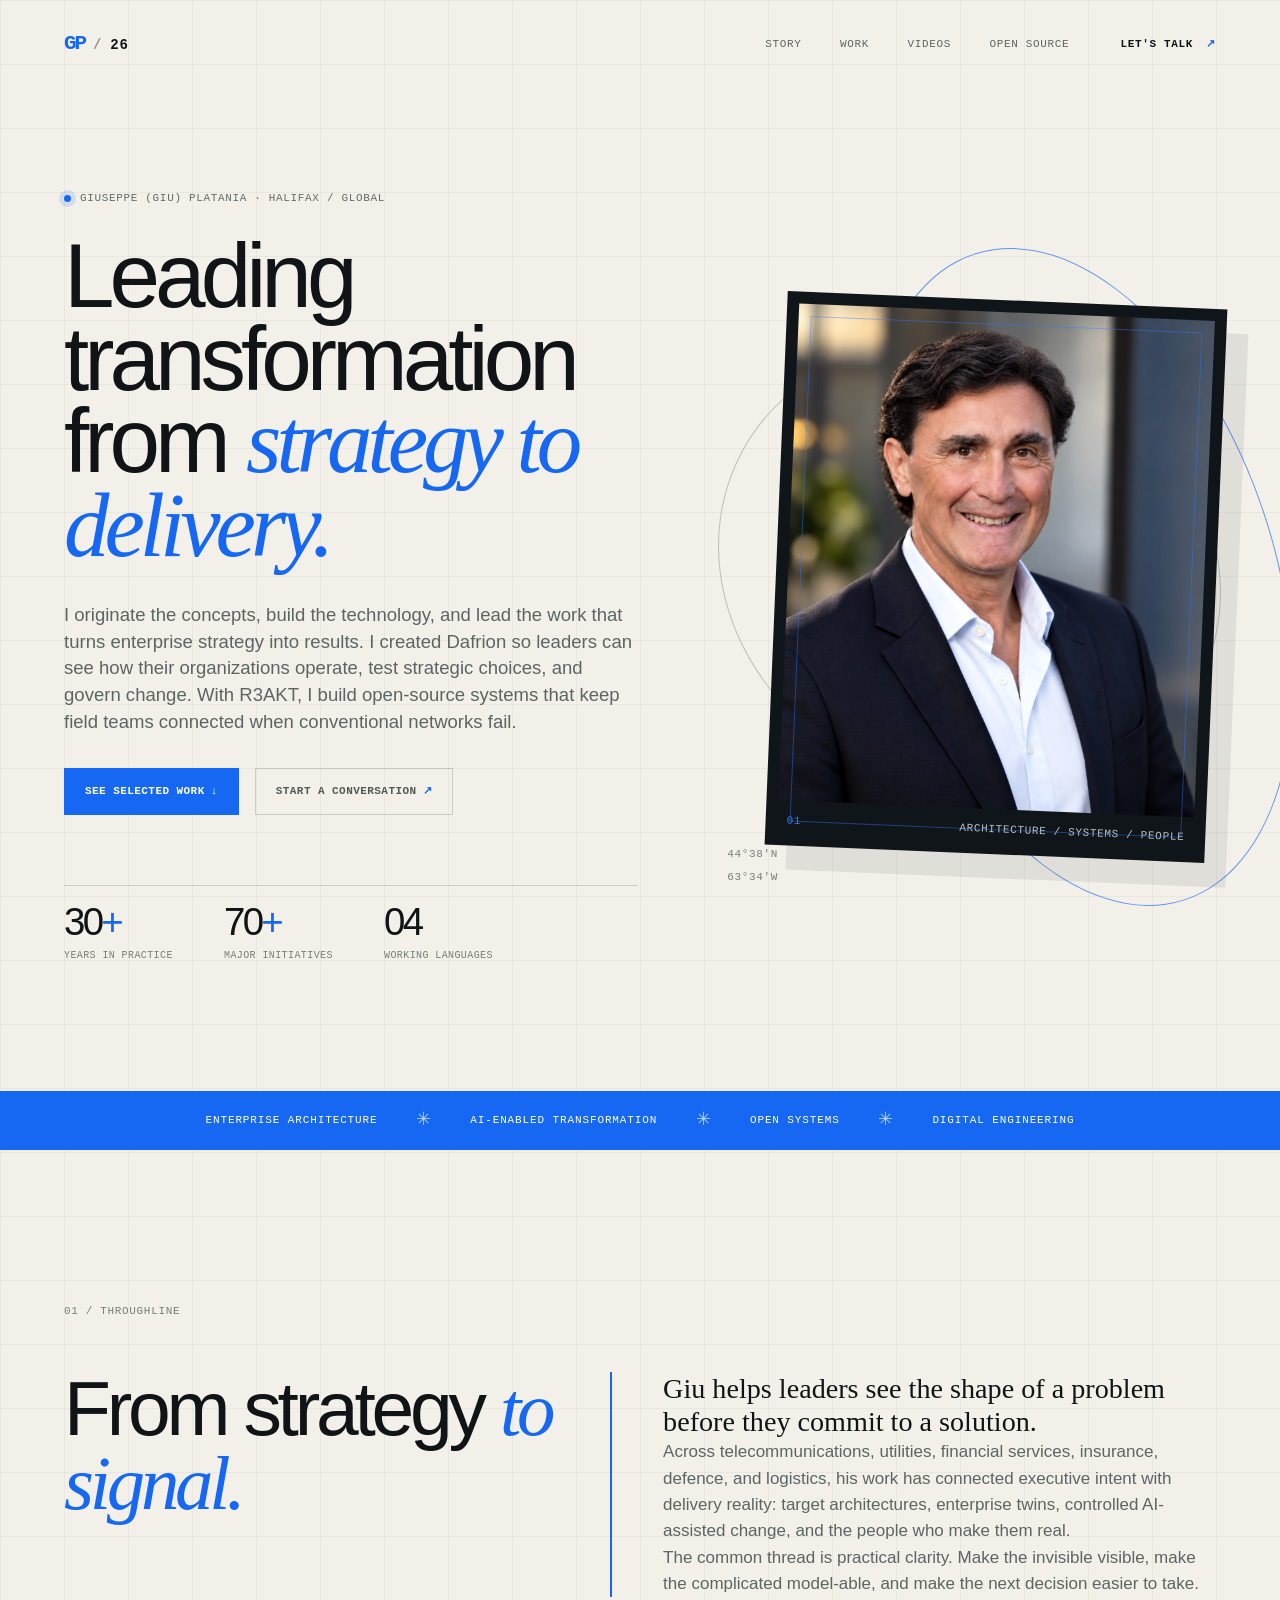
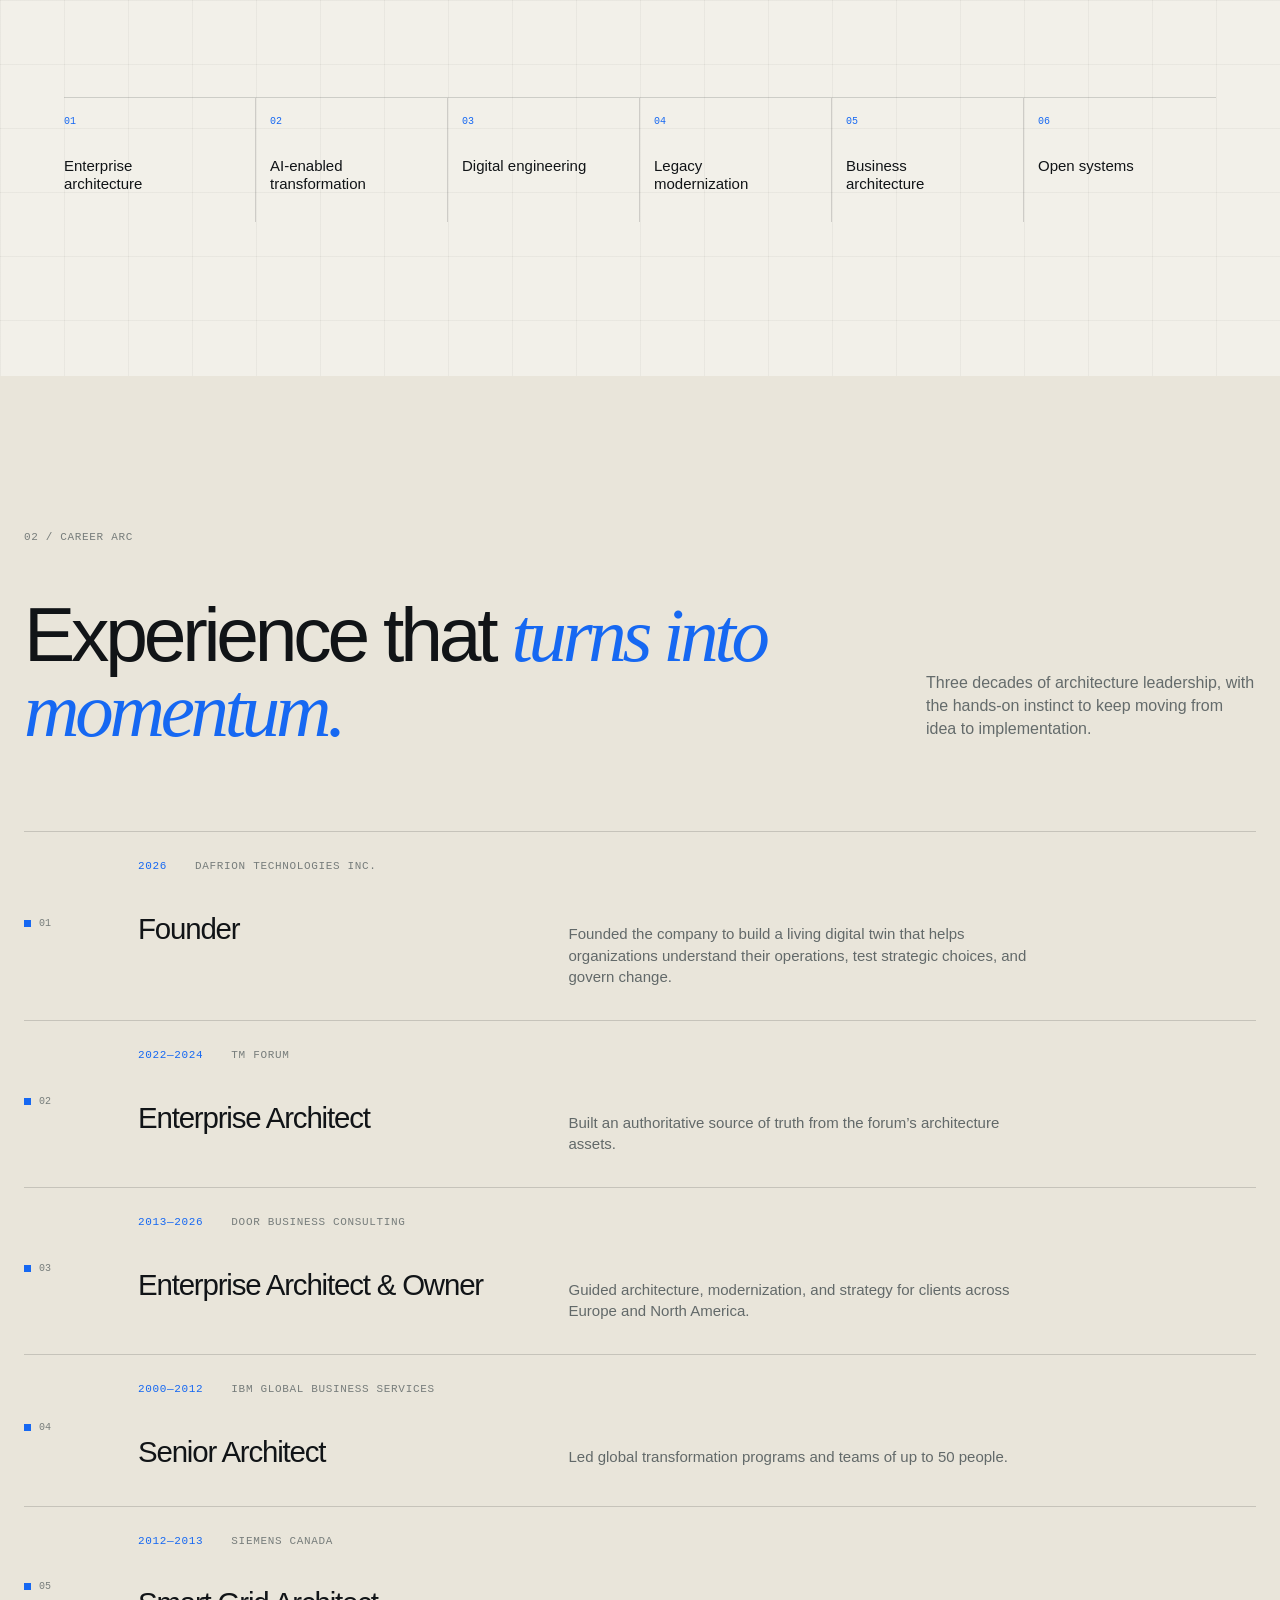
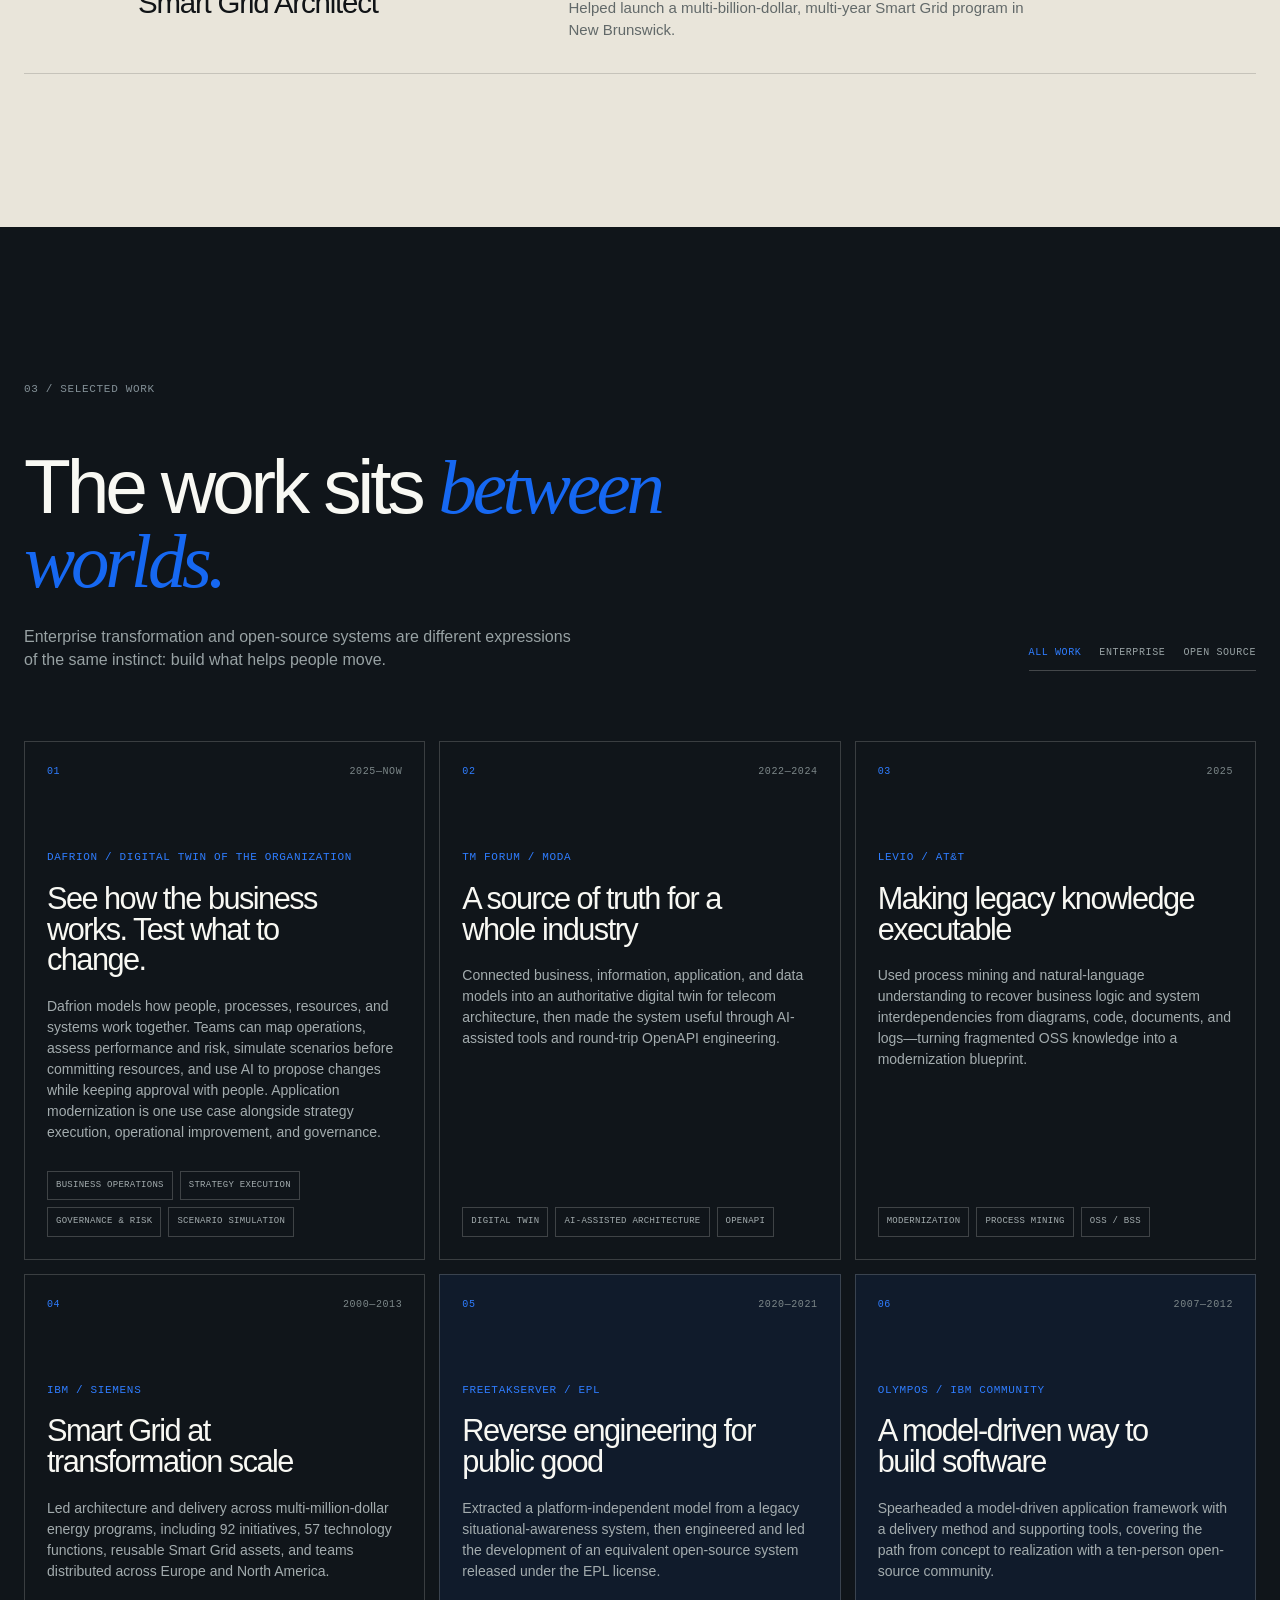
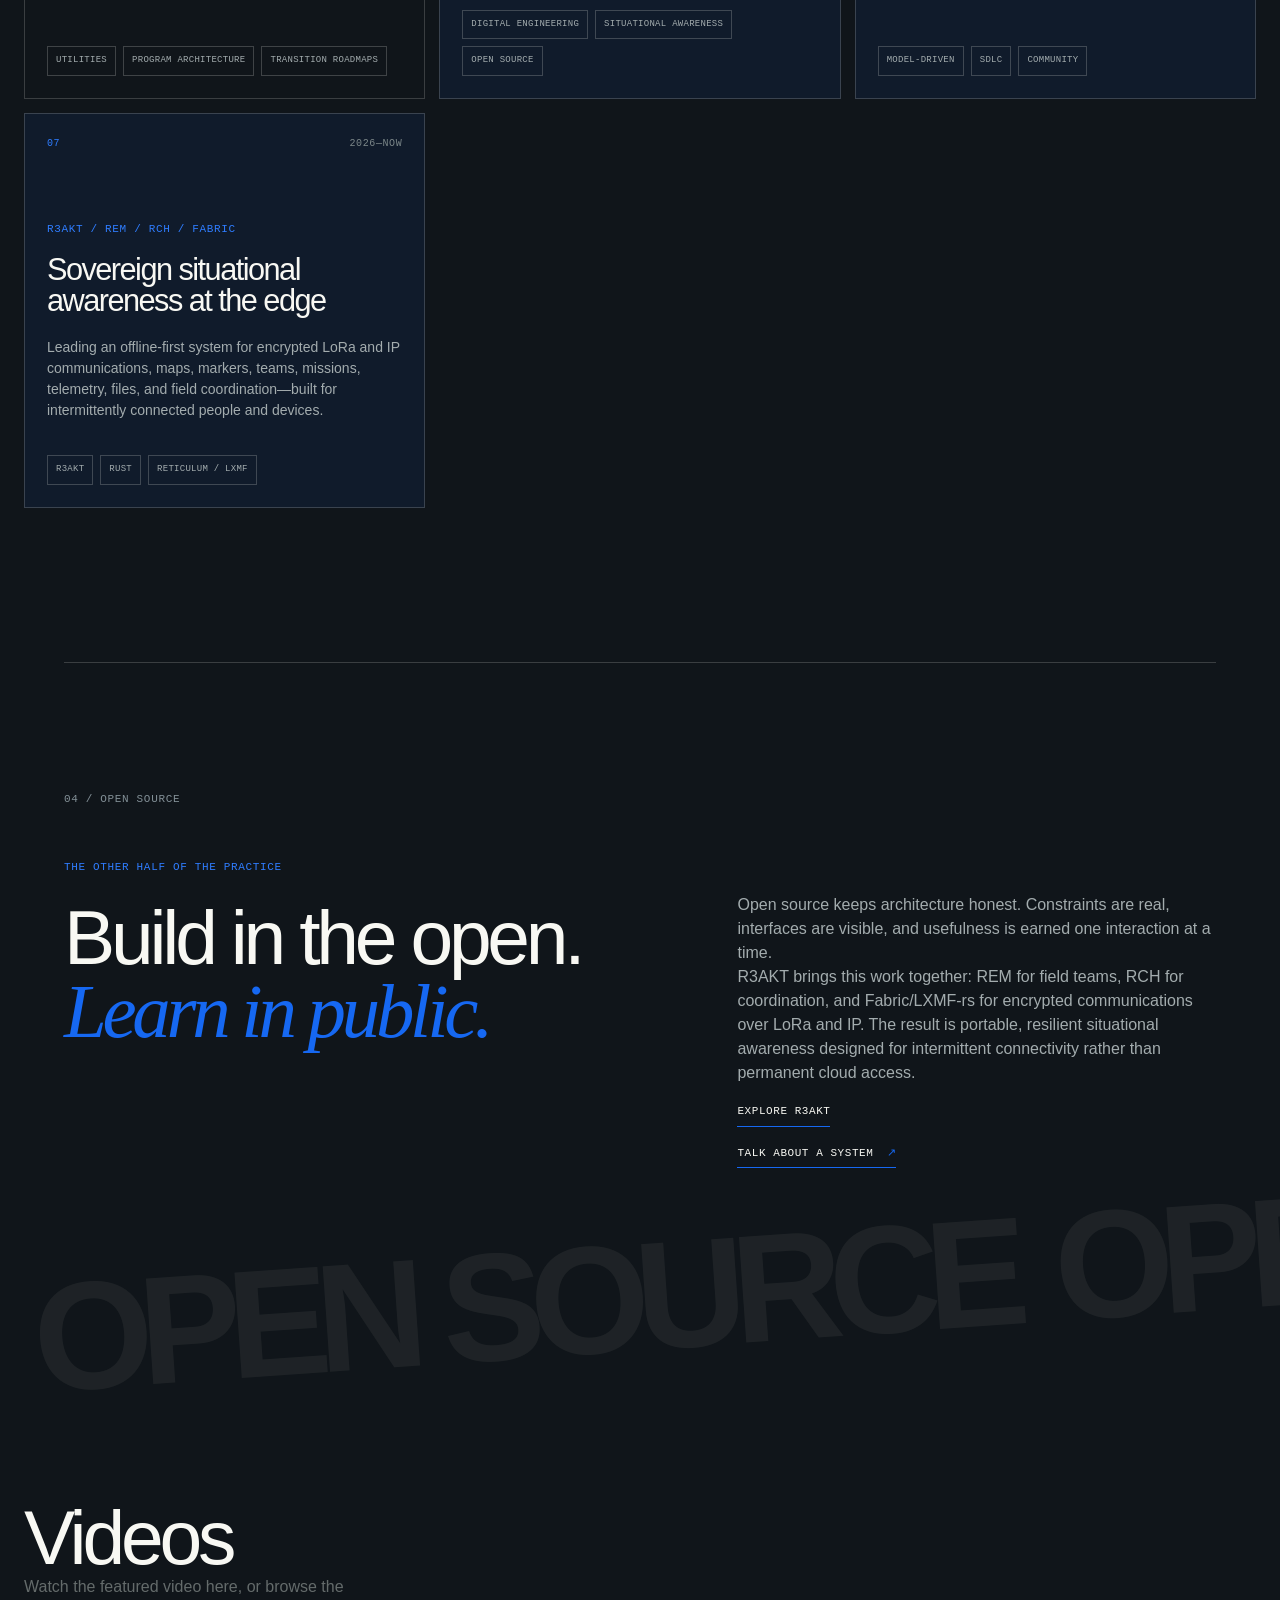
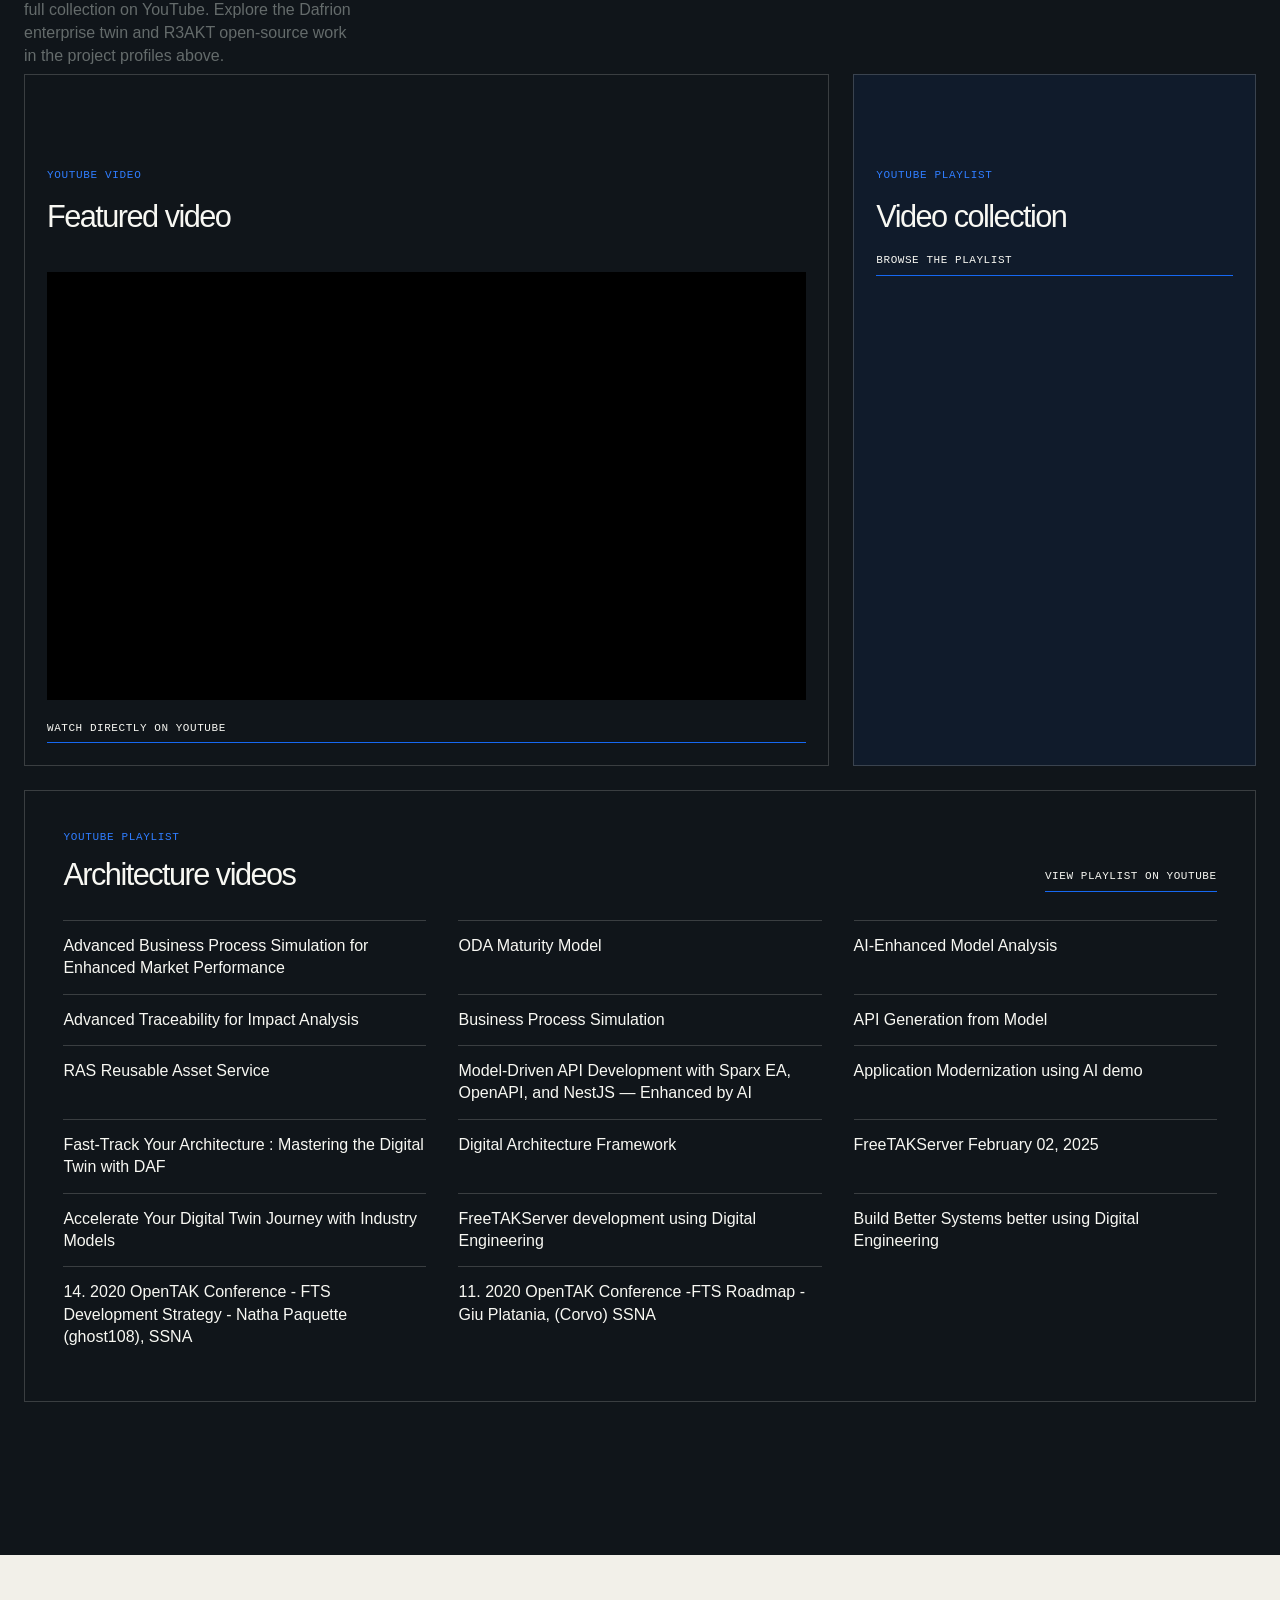
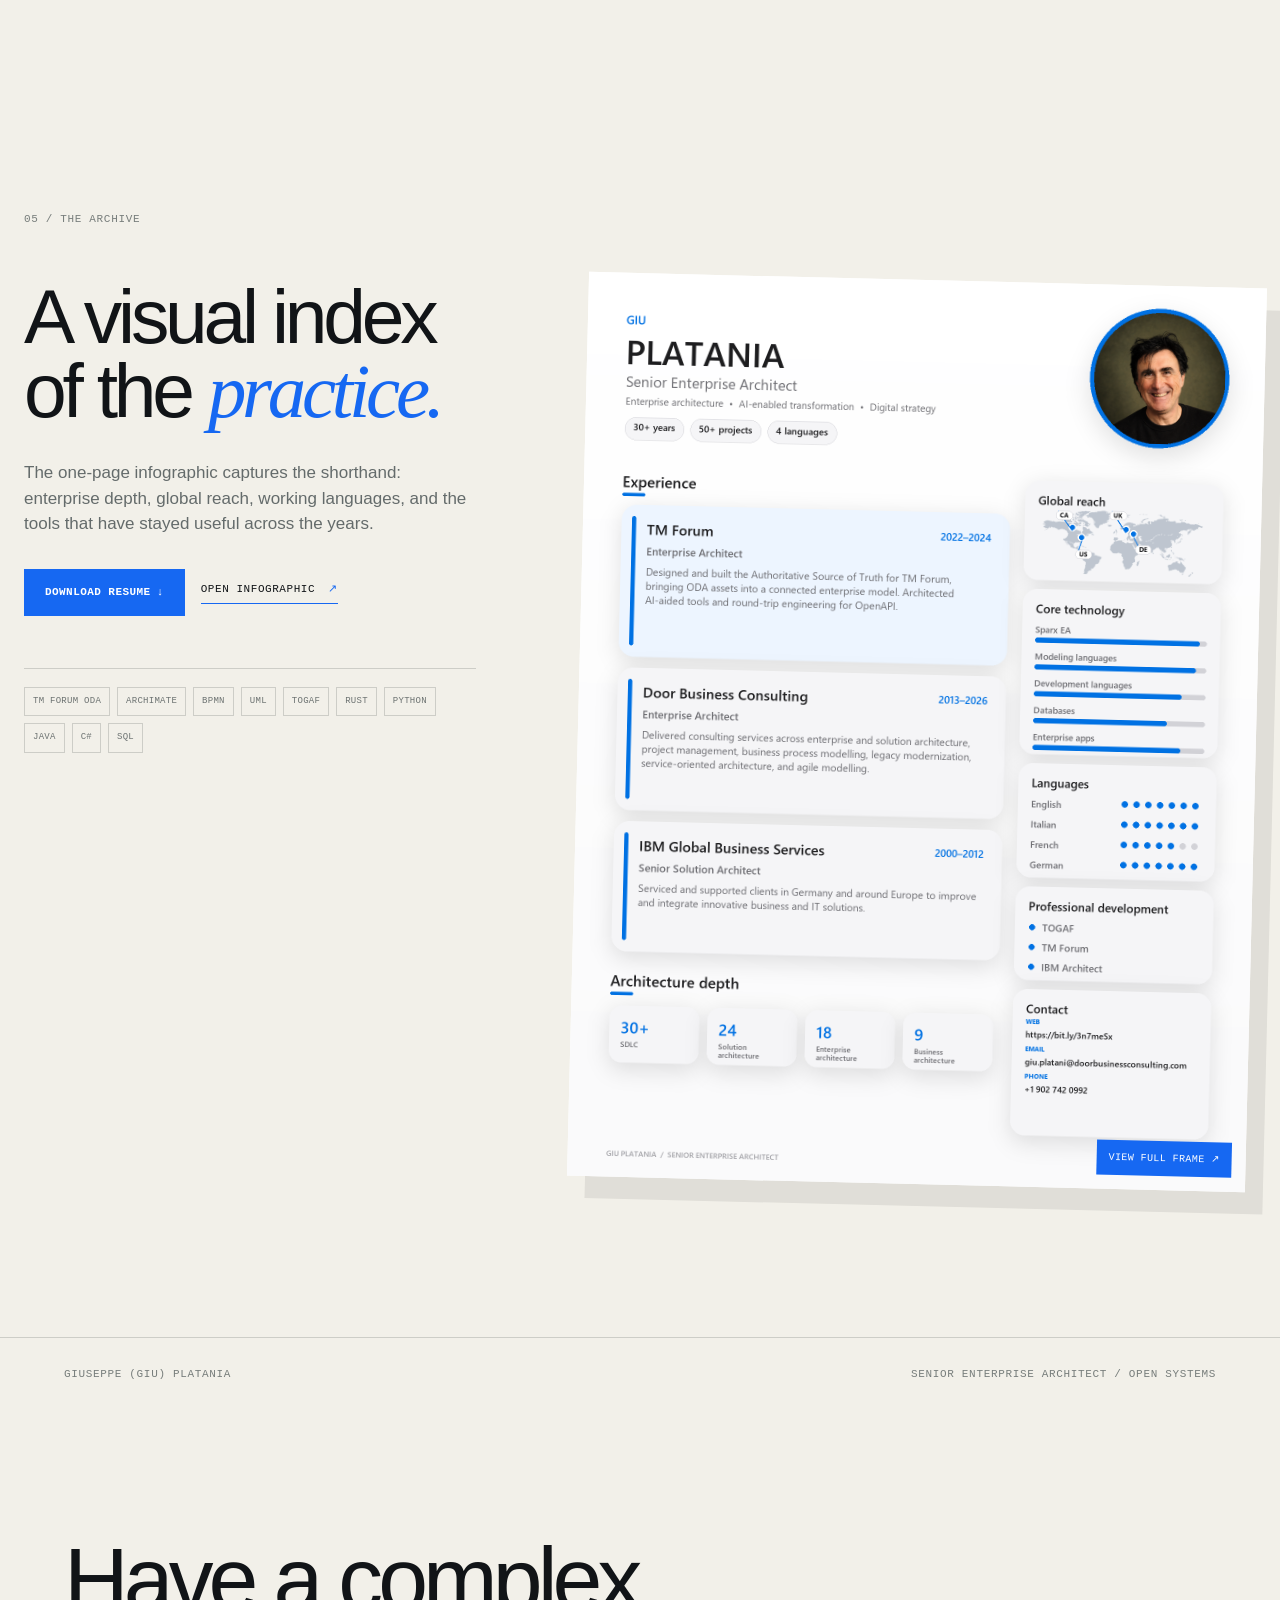
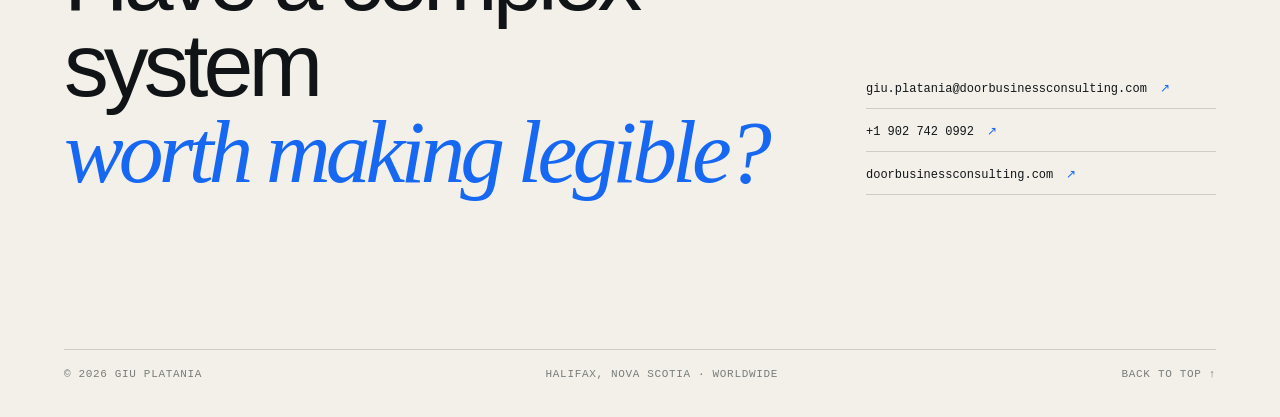
<file: index.html>
<!DOCTYPE html><html lang="en"><head><meta charSet="utf-8"/><meta name="viewport" content="width=device-width, initial-scale=1"/><link rel="preload" as="image" href="/portrait.webp"/><link rel="preload" as="image" href="/resume-infographic.png"/><link rel="stylesheet" href="/_next/static/chunks/0kcvrj2-2c5~d.css" data-precedence="next"/><link rel="preload" as="script" fetchPriority="low" href="/_next/static/chunks/0ht900cau6_ur.js"/><script src="/_next/static/chunks/0r8nt2o8muejo.js" async=""></script><script src="/_next/static/chunks/07lhk_q6pmm3r.js" async=""></script><script src="/_next/static/chunks/turbopack-05c8c~j12fn14.js" async=""></script><script src="/_next/static/chunks/0dbhjjzl8qfwv.js" async=""></script><script src="/_next/static/chunks/0f23y8qzkw~j4.js" async=""></script><title>Giu Platania — Enterprise architecture / open systems</title><meta name="description" content="Giuseppe (Giu) Platania builds Dafrion, a digital twin for business operations, strategy execution, simulation, and governance, and R3AKT, an open-source project for resilient situational awareness."/><meta name="keywords" content="enterprise architecture,digital transformation,AI governance,enterprise digital twin,R3AKT,situational awareness,Reticulum,open source,digital engineering,Giuseppe Platania"/><meta property="og:title" content="Giu Platania — Enterprise architecture / open systems"/><meta property="og:description" content="Giuseppe (Giu) Platania builds Dafrion, a digital twin for business operations, strategy execution, simulation, and governance, and R3AKT, an open-source project for resilient situational awareness."/><meta property="og:image" content="https://giu-platania.github.io/og.jpg"/><meta property="og:image:width" content="1200"/><meta property="og:image:height" content="675"/><meta property="og:image:alt" content="Giu Platania — Enterprise architecture / open systems"/><meta property="og:type" content="website"/><meta name="twitter:card" content="summary_large_image"/><meta name="twitter:title" content="Giu Platania — Enterprise architecture / open systems"/><meta name="twitter:description" content="Giuseppe (Giu) Platania builds Dafrion, a digital twin for business operations, strategy execution, simulation, and governance, and R3AKT, an open-source project for resilient situational awareness."/><meta name="twitter:image" content="https://giu-platania.github.io/og.jpg"/><link rel="shortcut icon" href="/favicon.svg"/><link rel="icon" href="/favicon.svg"/><script src="/_next/static/chunks/03~yq9q893hmn.js" noModule=""></script></head><body><div hidden=""><!--$--><!--/$--></div><main class="site-shell"><nav class="site-nav" aria-label="Primary navigation"><a class="wordmark" href="#top" aria-label="Giu Platania home"><span>GP</span><span class="wordmark-slash">/</span><span>26</span></a><div class="nav-links"><a href="#story">Story</a><a href="#work">Work</a><a href="#videos">Videos</a><a href="#open-source">Open source</a></div><a class="nav-contact" href="mailto:giu.platania@doorbusinessconsulting.com">Let&#x27;s talk <span aria-hidden="true">↗</span></a></nav><section class="hero" id="top" aria-labelledby="hero-title"><div class="hero-copy"><p class="eyebrow"><span class="eyebrow-dot"></span> Giuseppe (Giu) Platania · Halifax / global</p><h1 id="hero-title">Leading transformation from <em>strategy to delivery.</em></h1><p class="hero-intro">I originate the concepts, build the technology, and lead the work that turns enterprise strategy into results. I created Dafrion so leaders can see how their organizations operate, test strategic choices, and govern change. With R3AKT, I build open-source systems that keep field teams connected when conventional networks fail.</p><div class="hero-actions"><a class="button button-primary" href="#work">See selected work <span aria-hidden="true">↓</span></a><a class="button button-quiet" href="mailto:giu.platania@doorbusinessconsulting.com">Start a conversation <span aria-hidden="true">↗</span></a></div><div class="hero-stats" aria-label="Career highlights"><div><strong>30<span>+</span></strong><span>years in practice</span></div><div><strong>70<span>+</span></strong><span>major initiatives</span></div><div><strong>04</strong><span>working languages</span></div></div></div><div class="hero-portrait-wrap"><div class="portrait-orbit portrait-orbit-one"></div><div class="portrait-orbit portrait-orbit-two"></div><div class="portrait-card"><img src="/portrait.webp" alt="Portrait of Giuseppe Platania"/><div class="portrait-caption"><span>01</span><span>Architecture / systems / people</span></div></div><div class="hero-coordinate" aria-hidden="true"><span>44°38&#x27;N</span><span>63°34&#x27;W</span></div></div></section><div class="signal-strip" aria-label="Areas of practice"><span>Enterprise architecture</span><span class="signal-mark">✳</span><span>AI-enabled transformation</span><span class="signal-mark">✳</span><span>Open systems</span><span class="signal-mark">✳</span><span>Digital engineering</span></div><section class="section story-section" id="story" aria-labelledby="story-title"><div class="section-index">01 / throughline</div><div class="story-grid"><div><h2 id="story-title">From strategy <span>to signal.</span></h2></div><div class="story-copy"><p class="lead-copy">Giu helps leaders see the shape of a problem before they commit to a solution.</p><p>Across telecommunications, utilities, financial services, insurance, defence, and logistics, his work has connected executive intent with delivery reality: target architectures, enterprise twins, controlled AI-assisted change, and the people who make them real.</p><p>The common thread is practical clarity. Make the invisible visible, make the complicated model-able, and make the next decision easier to take.</p></div></div><div class="discipline-grid"><div class="discipline-item"><span>0<!-- -->1</span><strong>Enterprise architecture</strong></div><div class="discipline-item"><span>0<!-- -->2</span><strong>AI-enabled transformation</strong></div><div class="discipline-item"><span>0<!-- -->3</span><strong>Digital engineering</strong></div><div class="discipline-item"><span>0<!-- -->4</span><strong>Legacy modernization</strong></div><div class="discipline-item"><span>0<!-- -->5</span><strong>Business architecture</strong></div><div class="discipline-item"><span>0<!-- -->6</span><strong>Open systems</strong></div></div></section><section class="section career-section" aria-labelledby="career-title"><div class="section-index">02 / career arc</div><div class="section-heading-row"><h2 id="career-title">Experience that <span>turns into momentum.</span></h2><p>Three decades of architecture leadership, with the hands-on instinct to keep moving from idea to implementation.</p></div><div class="timeline" role="list" aria-label="Selected career milestones"><article class="timeline-item" role="listitem"><div class="timeline-marker"><span>0<!-- -->1</span></div><div class="timeline-main"><div class="timeline-meta"><span>2026</span><span>Dafrion Technologies Inc.</span></div><h3>Founder</h3><p>Founded the company to build a living digital twin that helps organizations understand their operations, test strategic choices, and govern change.</p></div></article><article class="timeline-item" role="listitem"><div class="timeline-marker"><span>0<!-- -->2</span></div><div class="timeline-main"><div class="timeline-meta"><span>2022—2024</span><span>TM Forum</span></div><h3>Enterprise Architect</h3><p>Built an authoritative source of truth from the forum’s architecture assets.</p></div></article><article class="timeline-item" role="listitem"><div class="timeline-marker"><span>0<!-- -->3</span></div><div class="timeline-main"><div class="timeline-meta"><span>2013—2026</span><span>Door Business Consulting</span></div><h3>Enterprise Architect &amp; Owner</h3><p>Guided architecture, modernization, and strategy for clients across Europe and North America.</p></div></article><article class="timeline-item" role="listitem"><div class="timeline-marker"><span>0<!-- -->4</span></div><div class="timeline-main"><div class="timeline-meta"><span>2000—2012</span><span>IBM Global Business Services</span></div><h3>Senior Architect</h3><p>Led global transformation programs and teams of up to 50 people.</p></div></article><article class="timeline-item" role="listitem"><div class="timeline-marker"><span>0<!-- -->5</span></div><div class="timeline-main"><div class="timeline-meta"><span>2012—2013</span><span>Siemens Canada</span></div><h3>Smart Grid Architect</h3><p>Helped launch a multi-billion-dollar, multi-year Smart Grid program in New Brunswick.</p></div></article></div></section><section class="section work-section" id="work" aria-labelledby="work-title"><div class="section-index">03 / selected work</div><div class="section-heading-row work-heading"><div><h2 id="work-title">The work sits <span>between worlds.</span></h2><p class="section-subtitle">Enterprise transformation and open-source systems are different expressions of the same instinct: build what helps people move.</p></div><div class="filter-tabs" role="tablist" aria-label="Filter selected work"><button type="button" role="tab" aria-selected="true" class="filter-tab is-active">All work</button><button type="button" role="tab" aria-selected="false" class="filter-tab">Enterprise</button><button type="button" role="tab" aria-selected="false" class="filter-tab">Open source</button></div></div><div class="work-grid" aria-live="polite"><article class="work-card work-card-enterprise"><div class="work-card-top"><span class="work-number">0<!-- -->1</span><span class="work-period">2025—Now</span></div><p class="work-eyebrow">Dafrion / Digital twin of the organization</p><h3>See how the business works. Test what to change.</h3><p class="work-description">Dafrion models how people, processes, resources, and systems work together. Teams can map operations, assess performance and risk, simulate scenarios before committing resources, and use AI to propose changes while keeping approval with people. Application modernization is one use case alongside strategy execution, operational improvement, and governance.</p><div class="tag-list"><span>Business operations</span><span>Strategy execution</span><span>Governance &amp; risk</span><span>Scenario simulation</span></div></article><article class="work-card work-card-enterprise"><div class="work-card-top"><span class="work-number">0<!-- -->2</span><span class="work-period">2022—2024</span></div><p class="work-eyebrow">TM Forum / MODA</p><h3>A source of truth for a whole industry</h3><p class="work-description">Connected business, information, application, and data models into an authoritative digital twin for telecom architecture, then made the system useful through AI-assisted tools and round-trip OpenAPI engineering.</p><div class="tag-list"><span>Digital twin</span><span>AI-assisted architecture</span><span>OpenAPI</span></div></article><article class="work-card work-card-enterprise"><div class="work-card-top"><span class="work-number">0<!-- -->3</span><span class="work-period">2025</span></div><p class="work-eyebrow">Levio / AT&amp;T</p><h3>Making legacy knowledge executable</h3><p class="work-description">Used process mining and natural-language understanding to recover business logic and system interdependencies from diagrams, code, documents, and logs—turning fragmented OSS knowledge into a modernization blueprint.</p><div class="tag-list"><span>Modernization</span><span>Process mining</span><span>OSS / BSS</span></div></article><article class="work-card work-card-enterprise"><div class="work-card-top"><span class="work-number">0<!-- -->4</span><span class="work-period">2000—2013</span></div><p class="work-eyebrow">IBM / Siemens</p><h3>Smart Grid at transformation scale</h3><p class="work-description">Led architecture and delivery across multi-million-dollar energy programs, including 92 initiatives, 57 technology functions, reusable Smart Grid assets, and teams distributed across Europe and North America.</p><div class="tag-list"><span>Utilities</span><span>Program architecture</span><span>Transition roadmaps</span></div></article><article class="work-card work-card-open"><div class="work-card-top"><span class="work-number">0<!-- -->5</span><span class="work-period">2020—2021</span></div><p class="work-eyebrow">FreeTAKServer / EPL</p><h3>Reverse engineering for public good</h3><p class="work-description">Extracted a platform-independent model from a legacy situational-awareness system, then engineered and led the development of an equivalent open-source system released under the EPL license.</p><div class="tag-list"><span>Digital engineering</span><span>Situational awareness</span><span>Open source</span></div></article><article class="work-card work-card-open"><div class="work-card-top"><span class="work-number">0<!-- -->6</span><span class="work-period">2007—2012</span></div><p class="work-eyebrow">Olympos / IBM community</p><h3>A model-driven way to build software</h3><p class="work-description">Spearheaded a model-driven application framework with a delivery method and supporting tools, covering the path from concept to realization with a ten-person open-source community.</p><div class="tag-list"><span>Model-driven</span><span>SDLC</span><span>Community</span></div></article><article class="work-card work-card-open"><div class="work-card-top"><span class="work-number">0<!-- -->7</span><span class="work-period">2026—Now</span></div><p class="work-eyebrow">R3AKT / REM / RCH / Fabric</p><h3>Sovereign situational awareness at the edge</h3><p class="work-description">Leading an offline-first system for encrypted LoRa and IP communications, maps, markers, teams, missions, telemetry, files, and field coordination—built for intermittently connected people and devices.</p><div class="tag-list"><span>R3AKT</span><span>Rust</span><span>Reticulum / LXMF</span></div></article></div></section><section class="section open-source-section" id="open-source" aria-labelledby="open-source-title"><div class="open-source-panel"><div class="section-index light-index">04 / open source</div><div class="open-source-grid"><div><p class="open-source-kicker">The other half of the practice</p><h2 id="open-source-title">Build in the open. <span>Learn in public.</span></h2></div><div class="open-source-copy"><p>Open source keeps architecture honest. Constraints are real, interfaces are visible, and usefulness is earned one interaction at a time.</p><p>R3AKT brings this work together: REM for field teams, RCH for coordination, and Fabric/LXMF-rs for encrypted communications over LoRa and IP. The result is portable, resilient situational awareness designed for intermittent connectivity rather than permanent cloud access.</p><p><a class="text-link light-link" href="https://freetakteam.github.io/R3AKT/" target="_blank" rel="noopener noreferrer">Explore R3AKT</a></p><a class="text-link light-link" href="#contact">Talk about a system <span aria-hidden="true">↗</span></a></div></div><div class="open-source-ribbon" aria-hidden="true"><span>OPEN SOURCE</span><span>OPEN SOURCE</span><span>OPEN SOURCE</span><span>OPEN SOURCE</span></div></div></section><section class="section work-section" id="videos" aria-labelledby="videos-title"><div class="section-heading-row"><div><h2 id="videos-title">Videos</h2><p class="section-subtitle">Watch the featured video here, or browse the full collection on YouTube. Explore the Dafrion enterprise twin and R3AKT open-source work in the project profiles above.</p></div></div><div class="grid gap-6 lg:grid-cols-[2fr_1fr]"><article class="work-card work-card-enterprise min-w-0"><p class="work-eyebrow">YouTube video</p><h3>Featured video</h3><iframe class="my-5 block aspect-video w-full border-0 bg-black" src="https://www.youtube-nocookie.com/embed/oHlqWHqsUZI" title="Featured video — YouTube player" loading="lazy" referrerPolicy="strict-origin-when-cross-origin" allow="encrypted-media; picture-in-picture; fullscreen" allowFullScreen=""></iframe><a class="text-link" href="https://www.youtube.com/watch?v=oHlqWHqsUZI">Watch directly on YouTube</a></article><article class="work-card work-card-open"><p class="work-eyebrow">YouTube playlist</p><h3>Video collection</h3><a class="text-link" href="https://www.youtube.com/playlist?list=PLZ5ClmhIPkfL-ktzK69_tKgswgKOlMQLz">Browse the playlist</a></article></div><div class="architecture-videos" aria-labelledby="architecture-videos-title"><div class="architecture-videos-header"><div><p class="work-eyebrow">YouTube playlist</p><h3 id="architecture-videos-title">Architecture videos</h3></div><a class="text-link" href="https://www.youtube.com/playlist?list=PLZ5ClmhIPkfJH2r3adbqdXSrlbTDdpmyN" target="_blank" rel="noopener noreferrer">View playlist on YouTube</a></div><ul class="architecture-video-list"><li><a href="https://www.youtube.com/watch?v=8xiWZuX_m78" target="_blank" rel="noopener noreferrer">Advanced Business Process Simulation  for Enhanced Market Performance</a></li><li><a href="https://www.youtube.com/watch?v=9upEEzeVYeU" target="_blank" rel="noopener noreferrer">ODA Maturity Model</a></li><li><a href="https://www.youtube.com/watch?v=ipY4o-jGdwg" target="_blank" rel="noopener noreferrer">AI-Enhanced Model Analysis</a></li><li><a href="https://www.youtube.com/watch?v=AbU6w_xlDAw" target="_blank" rel="noopener noreferrer">Advanced Traceability for Impact Analysis</a></li><li><a href="https://www.youtube.com/watch?v=wH92ihBDoO8" target="_blank" rel="noopener noreferrer">Business Process Simulation</a></li><li><a href="https://www.youtube.com/watch?v=tjzuBO11hqM" target="_blank" rel="noopener noreferrer">API Generation from Model</a></li><li><a href="https://www.youtube.com/watch?v=y42esXBUZ5k" target="_blank" rel="noopener noreferrer">RAS Reusable Asset Service</a></li><li><a href="https://www.youtube.com/watch?v=tyN2SbfSMgY" target="_blank" rel="noopener noreferrer">Model-Driven API Development with Sparx EA, OpenAPI, and NestJS — Enhanced by AI</a></li><li><a href="https://www.youtube.com/watch?v=6Xn7-idn20Y" target="_blank" rel="noopener noreferrer">Application Modernization using AI demo</a></li><li><a href="https://www.youtube.com/watch?v=EUn21udoMLI" target="_blank" rel="noopener noreferrer">Fast-Track Your Architecture : Mastering the Digital Twin with DAF</a></li><li><a href="https://www.youtube.com/watch?v=33fTmf4WjLQ" target="_blank" rel="noopener noreferrer">Digital Architecture Framework</a></li><li><a href="https://www.youtube.com/watch?v=k4EbKEtZgSw" target="_blank" rel="noopener noreferrer">FreeTAKServer February 02, 2025</a></li><li><a href="https://www.youtube.com/watch?v=cHrP-8DELso" target="_blank" rel="noopener noreferrer">Accelerate Your Digital Twin Journey with Industry Models</a></li><li><a href="https://www.youtube.com/watch?v=Z3KnX2JQTkM" target="_blank" rel="noopener noreferrer">FreeTAKServer development using Digital Engineering</a></li><li><a href="https://www.youtube.com/watch?v=S_O-JGwwF_s" target="_blank" rel="noopener noreferrer">Build Better Systems better using Digital Engineering</a></li><li><a href="https://www.youtube.com/watch?v=dLzJehYyfUM" target="_blank" rel="noopener noreferrer">14. 2020  OpenTAK Conference - FTS Development Strategy - Natha Paquette (ghost108), SSNA</a></li><li><a href="https://www.youtube.com/watch?v=0MuS_DS5OGo" target="_blank" rel="noopener noreferrer">11. 2020  OpenTAK Conference -FTS Roadmap - Giu Platania, (Corvo) SSNA</a></li></ul></div></section><section class="section archive-section" aria-labelledby="archive-title"><div class="section-index">05 / the archive</div><div class="archive-grid"><div class="archive-copy"><h2 id="archive-title">A visual index of the <span>practice.</span></h2><p>The one-page infographic captures the shorthand: enterprise depth, global reach, working languages, and the tools that have stayed useful across the years.</p><div class="archive-actions"><a class="button button-primary" href="/Giuseppe-Platania-Resume-2026.docx" download="">Download resume <span aria-hidden="true">↓</span></a><a class="text-link" href="/resume-infographic.png" target="_blank" rel="noreferrer">Open infographic <span aria-hidden="true">↗</span></a></div><div class="tool-cloud" aria-label="Methods and tools"><span>TM Forum ODA</span><span>ArchiMate</span><span>BPMN</span><span>UML</span><span>TOGAF</span><span>Rust</span><span>Python</span><span>Java</span><span>C#</span><span>SQL</span></div></div><a class="infographic-frame" href="/resume-infographic.png" target="_blank" rel="noreferrer" aria-label="Open the 2026 resume infographic"><img src="/resume-infographic.png" alt="2026 resume infographic for Giu Platania"/><span class="infographic-overlay">View full frame ↗</span></a></div></section><footer class="site-footer" id="contact"><div class="footer-topline"><span>Giuseppe (Giu) Platania</span><span>Senior enterprise architect / open systems</span></div><div class="footer-main"><h2>Have a complex system<br/><em>worth making legible?</em></h2><div class="footer-contact"><a href="mailto:giu.platania@doorbusinessconsulting.com">giu.platania@doorbusinessconsulting.com <span aria-hidden="true">↗</span></a><a href="tel:+19027420992">+1 902 742 0992 <span aria-hidden="true">↗</span></a><a href="https://bit.ly/3n7meSx" target="_blank" rel="noreferrer">doorbusinessconsulting.com <span aria-hidden="true">↗</span></a></div></div><div class="footer-bottom"><span>© 2026 Giu Platania</span><span>Halifax, Nova Scotia · worldwide</span><a href="#top">Back to top ↑</a></div></footer></main><!--$--><!--/$--><script src="/_next/static/chunks/0ht900cau6_ur.js" id="_R_" async=""></script><script>(self.__next_f=self.__next_f||[]).push([0])</script><script>self.__next_f.push([1,"1:\"$Sreact.fragment\"\n2:I[39756,[\"/_next/static/chunks/0dbhjjzl8qfwv.js\"],\"default\"]\n3:I[37457,[\"/_next/static/chunks/0dbhjjzl8qfwv.js\"],\"default\"]\n4:I[47257,[\"/_next/static/chunks/0dbhjjzl8qfwv.js\"],\"ClientPageRoot\"]\n5:I[31713,[\"/_next/static/chunks/0dbhjjzl8qfwv.js\",\"/_next/static/chunks/0f23y8qzkw~j4.js\"],\"default\"]\n8:I[97367,[\"/_next/static/chunks/0dbhjjzl8qfwv.js\"],\"OutletBoundary\"]\n9:\"$Sreact.suspense\"\nb:I[97367,[\"/_next/static/chunks/0dbhjjzl8qfwv.js\"],\"ViewportBoundary\"]\nd:I[97367,[\"/_next/static/chunks/0dbhjjzl8qfwv.js\"],\"MetadataBoundary\"]\nf:I[68027,[\"/_next/static/chunks/0dbhjjzl8qfwv.js\"],\"default\",1]\n:HL[\"/_next/static/chunks/0kcvrj2-2c5~d.css\",\"style\"]\n"])</script><script>self.__next_f.push([1,"0:{\"P\":null,\"c\":[\"\",\"\"],\"q\":\"\",\"i\":false,\"f\":[[[\"\",{\"children\":[\"__PAGE__\",{}]},\"$undefined\",\"$undefined\",16],[[\"$\",\"$1\",\"c\",{\"children\":[[[\"$\",\"link\",\"0\",{\"rel\":\"stylesheet\",\"href\":\"/_next/static/chunks/0kcvrj2-2c5~d.css\",\"precedence\":\"next\",\"crossOrigin\":\"$undefined\",\"nonce\":\"$undefined\"}],[\"$\",\"script\",\"script-0\",{\"src\":\"/_next/static/chunks/0dbhjjzl8qfwv.js\",\"async\":true,\"nonce\":\"$undefined\"}]],[\"$\",\"html\",null,{\"lang\":\"en\",\"children\":[\"$\",\"body\",null,{\"children\":[\"$\",\"$L2\",null,{\"parallelRouterKey\":\"children\",\"error\":\"$undefined\",\"errorStyles\":\"$undefined\",\"errorScripts\":\"$undefined\",\"template\":[\"$\",\"$L3\",null,{}],\"templateStyles\":\"$undefined\",\"templateScripts\":\"$undefined\",\"notFound\":[[[\"$\",\"title\",null,{\"children\":\"404: This page could not be found.\"}],[\"$\",\"div\",null,{\"style\":{\"fontFamily\":\"system-ui,\\\"Segoe UI\\\",Roboto,Helvetica,Arial,sans-serif,\\\"Apple Color Emoji\\\",\\\"Segoe UI Emoji\\\"\",\"height\":\"100vh\",\"textAlign\":\"center\",\"display\":\"flex\",\"flexDirection\":\"column\",\"alignItems\":\"center\",\"justifyContent\":\"center\"},\"children\":[\"$\",\"div\",null,{\"children\":[[\"$\",\"style\",null,{\"dangerouslySetInnerHTML\":{\"__html\":\"body{color:#000;background:#fff;margin:0}.next-error-h1{border-right:1px solid rgba(0,0,0,.3)}@media (prefers-color-scheme:dark){body{color:#fff;background:#000}.next-error-h1{border-right:1px solid rgba(255,255,255,.3)}}\"}}],[\"$\",\"h1\",null,{\"className\":\"next-error-h1\",\"style\":{\"display\":\"inline-block\",\"margin\":\"0 20px 0 0\",\"padding\":\"0 23px 0 0\",\"fontSize\":24,\"fontWeight\":500,\"verticalAlign\":\"top\",\"lineHeight\":\"49px\"},\"children\":404}],[\"$\",\"div\",null,{\"style\":{\"display\":\"inline-block\"},\"children\":[\"$\",\"h2\",null,{\"style\":{\"fontSize\":14,\"fontWeight\":400,\"lineHeight\":\"49px\",\"margin\":0},\"children\":\"This page could not be found.\"}]}]]}]}]],[]],\"forbidden\":\"$undefined\",\"unauthorized\":\"$undefined\"}]}]}]]}],{\"children\":[[\"$\",\"$1\",\"c\",{\"children\":[[\"$\",\"$L4\",null,{\"Component\":\"$5\",\"serverProvidedParams\":{\"searchParams\":{},\"params\":{},\"promises\":[\"$@6\",\"$@7\"]}}],[[\"$\",\"script\",\"script-0\",{\"src\":\"/_next/static/chunks/0f23y8qzkw~j4.js\",\"async\":true,\"nonce\":\"$undefined\"}]],[\"$\",\"$L8\",null,{\"children\":[\"$\",\"$9\",null,{\"name\":\"Next.MetadataOutlet\",\"children\":\"$@a\"}]}]]}],{},null,false,null]},null,false,null],[\"$\",\"$1\",\"h\",{\"children\":[null,[\"$\",\"$Lb\",null,{\"children\":\"$Lc\"}],[\"$\",\"div\",null,{\"hidden\":true,\"children\":[\"$\",\"$Ld\",null,{\"children\":[\"$\",\"$9\",null,{\"name\":\"Next.Metadata\",\"children\":\"$Le\"}]}]}],null]}],false]],\"m\":\"$undefined\",\"G\":[\"$f\",[[\"$\",\"link\",\"0\",{\"rel\":\"stylesheet\",\"href\":\"/_next/static/chunks/0kcvrj2-2c5~d.css\",\"precedence\":\"next\",\"crossOrigin\":\"$undefined\",\"nonce\":\"$undefined\"}]]],\"S\":true,\"h\":null,\"s\":\"$undefined\",\"l\":\"$undefined\",\"p\":\"$undefined\",\"d\":\"$undefined\",\"b\":\"tFLYfjbjvqgh05Lg8UiPR\"}\n"])</script><script>self.__next_f.push([1,"6:{}\n7:\"$0:f:0:1:1:children:0:props:children:0:props:serverProvidedParams:params\"\n"])</script><script>self.__next_f.push([1,"c:[[\"$\",\"meta\",\"0\",{\"charSet\":\"utf-8\"}],[\"$\",\"meta\",\"1\",{\"name\":\"viewport\",\"content\":\"width=device-width, initial-scale=1\"}]]\n"])</script><script>self.__next_f.push([1,"10:I[27201,[\"/_next/static/chunks/0dbhjjzl8qfwv.js\"],\"IconMark\"]\na:null\n"])</script><script>self.__next_f.push([1,"e:[[\"$\",\"title\",\"0\",{\"children\":\"Giu Platania — Enterprise architecture / open systems\"}],[\"$\",\"meta\",\"1\",{\"name\":\"description\",\"content\":\"Giuseppe (Giu) Platania builds Dafrion, a digital twin for business operations, strategy execution, simulation, and governance, and R3AKT, an open-source project for resilient situational awareness.\"}],[\"$\",\"meta\",\"2\",{\"name\":\"keywords\",\"content\":\"enterprise architecture,digital transformation,AI governance,enterprise digital twin,R3AKT,situational awareness,Reticulum,open source,digital engineering,Giuseppe Platania\"}],[\"$\",\"meta\",\"3\",{\"property\":\"og:title\",\"content\":\"Giu Platania — Enterprise architecture / open systems\"}],[\"$\",\"meta\",\"4\",{\"property\":\"og:description\",\"content\":\"Giuseppe (Giu) Platania builds Dafrion, a digital twin for business operations, strategy execution, simulation, and governance, and R3AKT, an open-source project for resilient situational awareness.\"}],[\"$\",\"meta\",\"5\",{\"property\":\"og:image\",\"content\":\"https://giu-platania.github.io/og.jpg\"}],[\"$\",\"meta\",\"6\",{\"property\":\"og:image:width\",\"content\":\"1200\"}],[\"$\",\"meta\",\"7\",{\"property\":\"og:image:height\",\"content\":\"675\"}],[\"$\",\"meta\",\"8\",{\"property\":\"og:image:alt\",\"content\":\"Giu Platania — Enterprise architecture / open systems\"}],[\"$\",\"meta\",\"9\",{\"property\":\"og:type\",\"content\":\"website\"}],[\"$\",\"meta\",\"10\",{\"name\":\"twitter:card\",\"content\":\"summary_large_image\"}],[\"$\",\"meta\",\"11\",{\"name\":\"twitter:title\",\"content\":\"Giu Platania — Enterprise architecture / open systems\"}],[\"$\",\"meta\",\"12\",{\"name\":\"twitter:description\",\"content\":\"Giuseppe (Giu) Platania builds Dafrion, a digital twin for business operations, strategy execution, simulation, and governance, and R3AKT, an open-source project for resilient situational awareness.\"}],[\"$\",\"meta\",\"13\",{\"name\":\"twitter:image\",\"content\":\"https://giu-platania.github.io/og.jpg\"}],[\"$\",\"link\",\"14\",{\"rel\":\"shortcut icon\",\"href\":\"/favicon.svg\"}],[\"$\",\"link\",\"15\",{\"rel\":\"icon\",\"href\":\"/favicon.svg\"}],[\"$\",\"$L10\",\"16\",{}]]\n"])</script></body></html>
</file>
<file: _next/static/chunks/0kcvrj2-2c5~d.css>
@layer properties{@supports (((-webkit-hyphens:none)) and (not (margin-trim:inline))) or ((-moz-orient:inline) and (not (color:rgb(from red r g b)))){*,:before,:after,::backdrop{--tw-border-style:solid;--tw-blur:initial;--tw-brightness:initial;--tw-contrast:initial;--tw-grayscale:initial;--tw-hue-rotate:initial;--tw-invert:initial;--tw-opacity:initial;--tw-saturate:initial;--tw-sepia:initial;--tw-drop-shadow:initial;--tw-drop-shadow-color:initial;--tw-drop-shadow-alpha:100%;--tw-drop-shadow-size:initial}}}@layer theme{:root,:host{--color-black:#000;--spacing:.25rem;--aspect-video:16 / 9;--default-font-family:Arial, Helvetica, sans-serif;--default-mono-font-family:"Courier New", monospace}}@layer base{*,:after,:before,::backdrop{box-sizing:border-box;border:0 solid;margin:0;padding:0}::file-selector-button{box-sizing:border-box;border:0 solid;margin:0;padding:0}html,:host{-webkit-text-size-adjust:100%;tab-size:4;line-height:1.5;font-family:var(--default-font-family,ui-sans-serif, system-ui, sans-serif, "Apple Color Emoji", "Segoe UI Emoji", "Segoe UI Symbol", "Noto Color Emoji");font-feature-settings:var(--default-font-feature-settings,normal);font-variation-settings:var(--default-font-variation-settings,normal);-webkit-tap-highlight-color:transparent}hr{height:0;color:inherit;border-top-width:1px}abbr:where([title]){-webkit-text-decoration:underline dotted;text-decoration:underline dotted}h1,h2,h3,h4,h5,h6{font-size:inherit;font-weight:inherit}a{color:inherit;-webkit-text-decoration:inherit;-webkit-text-decoration:inherit;-webkit-text-decoration:inherit;-webkit-text-decoration:inherit;text-decoration:inherit}b,strong{font-weight:bolder}code,kbd,samp,pre{font-family:var(--default-mono-font-family,ui-monospace, SFMono-Regular, Menlo, Monaco, Consolas, "Liberation Mono", "Courier New", monospace);font-feature-settings:var(--default-mono-font-feature-settings,normal);font-variation-settings:var(--default-mono-font-variation-settings,normal);font-size:1em}small{font-size:80%}sub,sup{vertical-align:baseline;font-size:75%;line-height:0;position:relative}sub{bottom:-.25em}sup{top:-.5em}table{text-indent:0;border-color:inherit;border-collapse:collapse}:-moz-focusring{outline:auto}progress{vertical-align:baseline}summary{display:list-item}ol,ul,menu{list-style:none}img,svg,video,canvas,audio,iframe,embed,object{vertical-align:middle;display:block}img,video{max-width:100%;height:auto}button,input,select,optgroup,textarea{font:inherit;font-feature-settings:inherit;font-variation-settings:inherit;letter-spacing:inherit;color:inherit;opacity:1;background-color:#0000;border-radius:0}::file-selector-button{font:inherit;font-feature-settings:inherit;font-variation-settings:inherit;letter-spacing:inherit;color:inherit;opacity:1;background-color:#0000;border-radius:0}:where(select:is([multiple],[size])) optgroup{font-weight:bolder}:where(select:is([multiple],[size])) optgroup option{padding-inline-start:20px}::file-selector-button{margin-inline-end:4px}::placeholder{opacity:1}@supports (not ((-webkit-appearance:-apple-pay-button))) or (contain-intrinsic-size:1px){::placeholder{color:currentColor}@supports (color:color-mix(in lab, red, red)){::placeholder{color:color-mix(in oklab, currentcolor 50%, transparent)}}}textarea{resize:vertical}::-webkit-search-decoration{-webkit-appearance:none}::-webkit-date-and-time-value{min-height:1lh;text-align:inherit}::-webkit-datetime-edit{display:inline-flex}::-webkit-datetime-edit-fields-wrapper{padding:0}::-webkit-datetime-edit{padding-block:0}::-webkit-datetime-edit-year-field{padding-block:0}::-webkit-datetime-edit-month-field{padding-block:0}::-webkit-datetime-edit-day-field{padding-block:0}::-webkit-datetime-edit-hour-field{padding-block:0}::-webkit-datetime-edit-minute-field{padding-block:0}::-webkit-datetime-edit-second-field{padding-block:0}::-webkit-datetime-edit-millisecond-field{padding-block:0}::-webkit-datetime-edit-meridiem-field{padding-block:0}::-webkit-calendar-picker-indicator{line-height:1}:-moz-ui-invalid{box-shadow:none}button,input:where([type=button],[type=reset],[type=submit]){appearance:button}::file-selector-button{appearance:button}::-webkit-inner-spin-button{height:auto}::-webkit-outer-spin-button{height:auto}[hidden]:where(:not([hidden=until-found])){display:none!important}}@layer components;@layer utilities{.invisible{visibility:hidden}.static{position:static}.my-5{margin-block:calc(var(--spacing) * 5)}.block{display:block}.grid{display:grid}.aspect-video{aspect-ratio:var(--aspect-video)}.w-full{width:100%}.min-w-0{min-width:calc(var(--spacing) * 0)}.gap-6{gap:calc(var(--spacing) * 6)}.border-0{border-style:var(--tw-border-style);border-width:0}.bg-black{background-color:var(--color-black)}.filter{filter:var(--tw-blur,) var(--tw-brightness,) var(--tw-contrast,) var(--tw-grayscale,) var(--tw-hue-rotate,) var(--tw-invert,) var(--tw-saturate,) var(--tw-sepia,) var(--tw-drop-shadow,)}@media (min-width:64rem){.lg\:grid-cols-\[2fr_1fr\]{grid-template-columns:2fr 1fr}}}:root{--ink:#111417;--paper:#f2f0e9;--paper-deep:#e9e5da;--muted:#8e918d;--line:#11141729;--blue:#1668f2;--blue-bright:#2f7dff;--night:#10151a;--night-soft:#182027;--white:#f8f8f3}*{box-sizing:border-box}html{scroll-behavior:smooth}body{background:var(--paper);color:var(--ink);margin:0;font-family:Arial,Helvetica,sans-serif}a{color:inherit;text-decoration:none}button,a{-webkit-tap-highlight-color:transparent}button:focus-visible,a:focus-visible{outline:2px solid var(--blue);outline-offset:4px}.site-shell{background:linear-gradient(#1114170b 1px, transparent 1px), linear-gradient(90deg, #1114170b 1px, transparent 1px), var(--paper);background-size:64px 64px;min-height:100vh;overflow:hidden}.site-nav,.hero,.section,.site-footer{max-width:1440px;margin:0 auto;padding-left:clamp(24px,5vw,82px);padding-right:clamp(24px,5vw,82px)}.site-nav{justify-content:space-between;align-items:center;height:88px;display:flex}.wordmark{letter-spacing:.06em;align-items:baseline;gap:8px;font-family:Courier New,monospace;font-size:14px;font-weight:700;display:inline-flex}.wordmark>span:first-child{color:var(--blue);letter-spacing:-.1em;font-size:21px}.wordmark-slash{color:var(--muted)}.nav-links{gap:clamp(20px,3vw,46px);margin-left:auto;margin-right:clamp(24px,4vw,72px);display:flex}.nav-links a,.nav-contact{color:#5f6565;letter-spacing:.06em;text-transform:uppercase;font-family:Courier New,monospace;font-size:11px;transition:color .18s}.nav-links a:hover,.nav-contact:hover{color:var(--blue)}.nav-contact{color:var(--ink);font-weight:700}.nav-contact span,.button span,.text-link span,.footer-contact span{color:var(--blue);margin-left:6px}.hero{grid-template-columns:minmax(0,1.08fr) minmax(330px,.92fr);align-items:center;gap:clamp(44px,7vw,130px);min-height:min(790px,100vh - 88px);padding-top:clamp(64px,8vw,120px);padding-bottom:clamp(88px,10vw,150px);display:grid}.hero-copy{z-index:2;position:relative}.eyebrow,.section-index,.open-source-kicker,.work-eyebrow,.portrait-caption,.hero-coordinate,.timeline-meta,.footer-topline,.footer-bottom{letter-spacing:.06em;text-transform:uppercase;font-family:Courier New,monospace;font-size:11px}.eyebrow{color:#646b6b;align-items:center;gap:9px;margin:0 0 28px;display:flex}.eyebrow-dot{background:var(--blue);border-radius:50%;width:7px;height:7px;display:inline-block;box-shadow:0 0 0 5px #1668f224}h1,h2,h3,p{margin-top:0}h1,h2,h3{font-weight:400}h1,h2{letter-spacing:-.055em}h1{max-width:830px;margin-bottom:34px;font-size:clamp(56px,7.1vw,112px);line-height:.91}h1 em,h2 span,.footer-main em{color:var(--blue);font-family:Georgia,Times New Roman,serif;font-style:italic;font-weight:400}.hero-intro{color:#5d6464;max-width:620px;margin-bottom:32px;font-size:clamp(17px,1.45vw,22px);line-height:1.45}.hero-actions,.archive-actions{flex-wrap:wrap;align-items:center;gap:16px;display:flex}.button{border:1px solid var(--ink);letter-spacing:.04em;text-transform:uppercase;justify-content:center;align-items:center;min-height:47px;padding:0 20px;font-family:Courier New,monospace;font-size:11px;font-weight:700;transition:background .18s,color .18s,transform .18s;display:inline-flex}.button:hover{transform:translateY(-2px)}.button-primary{background:var(--blue);border-color:var(--blue);color:#fff}.button-primary:hover{background:var(--ink);border-color:var(--ink)}.button-primary span{color:#fff}.button-quiet{border-color:var(--line);color:#525959}.button-quiet:hover{border-color:var(--ink);color:var(--ink);background:#ffffff73}.hero-stats{border-top:1px solid var(--line);gap:clamp(24px,4vw,62px);max-width:660px;margin-top:70px;padding-top:17px;display:flex}.hero-stats div{flex-direction:column;gap:6px;display:flex}.hero-stats strong{letter-spacing:-.07em;font-size:clamp(30px,3vw,43px);font-weight:400;line-height:1}.hero-stats strong span{color:var(--blue)}.hero-stats div>span{color:#777d7b;letter-spacing:.04em;text-transform:uppercase;font-family:Courier New,monospace;font-size:10px}.hero-portrait-wrap{align-self:stretch;min-height:530px;display:flex;position:relative}.portrait-card{background:var(--night);z-index:1;align-self:center;width:min(100%,440px);max-width:440px;margin-left:auto;padding:12px;position:relative;transform:rotate(2.4deg);box-shadow:22px 24px #11141714}.portrait-card:before{content:"";pointer-events:none;z-index:2;border:1px solid #2f7dff6b;position:absolute;inset:24px}.portrait-card img{filter:saturate(.84)contrast(1.04);width:100%;height:auto;display:block}.portrait-caption{color:#bbc4c5;justify-content:space-between;align-items:center;padding:12px 9px 4px;display:flex}.portrait-caption span:first-child{color:var(--blue-bright)}.portrait-orbit{pointer-events:none;border:1px solid #1668f2a6;border-radius:50%;position:absolute}.portrait-orbit-one{width:80%;height:88%;top:6%;right:-12%;transform:rotate(-18deg)}.portrait-orbit-two{border-color:#11141738;width:105%;height:58%;top:20%;right:-2%;transform:rotate(24deg)}.hero-coordinate{color:#777d7b;flex-direction:column;gap:6px;display:flex;position:absolute;bottom:10%;left:0}.signal-strip{background:var(--blue);color:#fff;letter-spacing:.08em;text-transform:uppercase;white-space:nowrap;justify-content:center;align-items:center;gap:clamp(15px,3vw,44px);min-height:59px;padding:10px 24px;font-family:Courier New,monospace;font-size:11px;display:flex;overflow:hidden}.signal-mark{opacity:.7;font-size:18px}.section{padding-top:clamp(100px,12vw,190px);padding-bottom:clamp(100px,12vw,190px)}.section-index{color:#777d7b;margin-bottom:52px}.story-grid{grid-template-columns:minmax(280px,.9fr) minmax(300px,1.1fr);gap:50px;display:grid}h2{margin-bottom:0;font-size:clamp(45px,6vw,88px);line-height:.96}.story-copy{border-left:2px solid var(--blue);color:#5d6464;padding-left:clamp(22px,4vw,58px);font-size:17px;line-height:1.55}.story-copy p{max-width:610px}.story-copy .lead-copy{color:var(--ink);font-family:Georgia,Times New Roman,serif;font-size:clamp(23px,2.2vw,32px);line-height:1.2}.discipline-grid{border-top:1px solid var(--line);grid-template-columns:repeat(6,1fr);margin-top:100px;display:grid}.discipline-item{border-right:1px solid var(--line);flex-direction:column;gap:28px;min-height:124px;padding:16px 14px 0 0;display:flex}.discipline-item+.discipline-item{padding-left:14px}.discipline-item:last-child{border-right:0}.discipline-item span{color:var(--blue);font-family:Courier New,monospace;font-size:10px}.discipline-item strong{max-width:130px;font-size:15px;font-weight:400;line-height:1.18}.career-section{background:var(--paper-deep);max-width:none;padding-left:max(24px,50vw - 638px);padding-right:max(24px,50vw - 638px)}.section-heading-row{justify-content:space-between;align-items:end;gap:50px;display:flex}.section-heading-row>p,.section-subtitle{color:#646b6b;max-width:330px;margin-bottom:7px;font-size:16px;line-height:1.45}.timeline{border-top:1px solid var(--line);margin-top:84px}.timeline-item{border-bottom:1px solid var(--line);grid-template-columns:90px 1fr;gap:24px;padding:26px 0 32px;display:grid}.timeline-marker{align-items:center;gap:8px;display:flex}.timeline-marker:before{background:var(--blue);content:"";width:7px;height:7px;display:block}.timeline-marker span{color:#777d7b;font-family:Courier New,monospace;font-size:10px}.timeline-meta{color:#777d7b;gap:28px;margin-bottom:14px;display:flex}.timeline-meta span:first-child{color:var(--blue)}.timeline-main{grid-template-columns:minmax(200px,.75fr) minmax(300px,1.25fr);align-items:baseline;gap:18px;display:grid}.timeline-main .timeline-meta{grid-column:1/-1}.timeline-main h3{letter-spacing:-.04em;margin:0;font-size:clamp(20px,2.3vw,32px)}.timeline-main p{color:#626969;max-width:470px;margin:0;font-size:15px;line-height:1.45}.work-section{background:var(--night);color:var(--white);max-width:none;padding-left:max(24px,50vw - 638px);padding-right:max(24px,50vw - 638px)}.work-section .section-index{color:#839097}.work-heading{align-items:end}.work-heading h2{max-width:760px}.work-heading .section-subtitle{color:#98a2a4;max-width:560px;margin-top:26px;margin-bottom:0}.filter-tabs{border-bottom:1px solid #f8f8f338;flex-shrink:0;gap:18px;padding-bottom:10px;display:flex}.filter-tab{color:#98a2a4;cursor:pointer;letter-spacing:.06em;text-transform:uppercase;background:0 0;border:0;padding:0;font-family:Courier New,monospace;font-size:10px}.filter-tab.is-active,.filter-tab:hover{color:var(--blue-bright)}.work-grid{grid-template-columns:repeat(3,1fr);gap:14px;margin-top:70px;display:grid}.work-card{border:1px solid #f8f8f32e;flex-direction:column;min-height:395px;padding:22px;transition:background .18s,border-color .18s,transform .18s;display:flex;position:relative}.work-card:hover{border-color:var(--blue-bright);background:#f8f8f30f;transform:translateY(-5px)}.architecture-videos{border:1px solid #f8f8f32e;margin-top:24px;padding:clamp(22px,3vw,40px)}.architecture-videos-header{flex-wrap:wrap;justify-content:space-between;align-items:end;gap:20px;display:flex}.architecture-videos-header .work-eyebrow{margin:0 0 12px}.architecture-videos-header h3{letter-spacing:-.05em;margin:0;font-size:clamp(24px,2.4vw,36px);line-height:1.1}.architecture-video-list{grid-template-columns:repeat(auto-fit,minmax(min(100%,320px),1fr));gap:0 32px;margin:28px 0 0;padding:0;list-style:none;display:grid}.architecture-video-list li{border-top:1px solid #f8f8f32e}.architecture-video-list a{padding:14px 0;font-size:16px;line-height:1.4;display:block}.architecture-video-list a:hover{color:var(--blue-bright)}.work-card-open{background:#1668f214}.work-card-top{justify-content:space-between;align-items:center;display:flex}.work-number,.work-period{color:#7c8789;letter-spacing:.06em;text-transform:uppercase;font-family:Courier New,monospace;font-size:10px}.work-number{color:var(--blue-bright)}.work-eyebrow{color:var(--blue-bright);margin-top:70px;margin-bottom:18px}.work-card h3{letter-spacing:-.05em;max-width:320px;margin-bottom:20px;font-size:clamp(24px,2.4vw,36px);line-height:1}.work-description{color:#a3acae;max-width:390px;margin-bottom:28px;font-size:14px;line-height:1.5}.tag-list{flex-wrap:wrap;gap:7px;margin-top:auto;display:flex}.tag-list span,.tool-cloud span{color:#a3acae;letter-spacing:.03em;text-transform:uppercase;border:1px solid #f8f8f333;padding:7px 8px;font-family:Courier New,monospace;font-size:9px}.open-source-section{background:var(--night);color:var(--white);max-width:none;padding-top:0;padding-bottom:clamp(120px,14vw,210px)}.open-source-panel{border-top:1px solid #f8f8f32e;max-width:1276px;margin:0 auto;padding-top:clamp(90px,10vw,140px);position:relative}.light-index{color:#839097}.open-source-grid{grid-template-columns:minmax(300px,1fr) minmax(300px,.78fr);gap:60px;display:grid}.open-source-kicker{color:var(--blue-bright);margin-bottom:25px}.open-source-copy{color:#a3acae;padding-top:34px;font-size:16px;line-height:1.5}.open-source-copy p{max-width:520px}.text-link{border-bottom:1px solid var(--blue);letter-spacing:.05em;text-transform:uppercase;padding-bottom:6px;font-family:Courier New,monospace;font-size:11px;display:inline-block}.text-link:hover{color:var(--blue)}.light-link{color:var(--white);margin-top:18px}.open-source-ribbon{color:#f8f8f30f;letter-spacing:-.09em;white-space:nowrap;gap:40px;font-size:clamp(70px,12vw,170px);font-weight:700;line-height:.8;display:flex;position:absolute;bottom:-92px;left:-3%;transform:rotate(-4deg)}.archive-section{background:var(--paper);max-width:none;padding-top:clamp(190px,20vw,290px);padding-left:max(24px,50vw - 638px);padding-right:max(24px,50vw - 638px)}.archive-grid{grid-template-columns:minmax(300px,.8fr) minmax(350px,1.2fr);align-items:start;gap:clamp(44px,8vw,130px);display:grid}.archive-copy h2{max-width:540px}.archive-copy>p{color:#646b6b;max-width:480px;margin:32px 0;font-size:17px;line-height:1.5}.archive-actions{margin-bottom:52px}.tool-cloud{border-top:1px solid var(--line);flex-wrap:wrap;gap:7px;padding-top:18px;display:flex}.tool-cloud span{border-color:var(--line);color:#6c7271}.infographic-frame{background:#fff;transition:transform .18s,box-shadow .18s;display:block;position:relative;transform:rotate(1.4deg);box-shadow:18px 22px #11141714}.infographic-frame:hover{transform:rotate(0)translateY(-4px);box-shadow:10px 14px #1114171f}.infographic-frame img{width:100%;height:auto;display:block}.infographic-overlay{background:var(--blue);color:#fff;letter-spacing:.04em;text-transform:uppercase;padding:10px 12px;font-family:Courier New,monospace;font-size:10px;position:absolute;bottom:14px;right:14px}.site-footer{background:var(--paper);border-top:1px solid var(--line);padding-top:28px;padding-bottom:35px}.footer-topline,.footer-bottom{color:#777d7b;justify-content:space-between;display:flex}.footer-main{justify-content:space-between;align-items:end;gap:50px;padding:clamp(80px,12vw,160px) 0;display:flex}.footer-main h2{font-size:clamp(48px,7vw,100px)}.footer-contact{flex-direction:column;gap:14px;min-width:min(100%,350px);display:flex}.footer-contact a{border-bottom:1px solid var(--line);padding-bottom:10px;font-family:Courier New,monospace;font-size:12px}.footer-contact a:hover{border-color:var(--blue);color:var(--blue)}.footer-bottom{border-top:1px solid var(--line);align-items:end;padding-top:16px}.footer-bottom a:hover{color:var(--blue)}@media (max-width:960px){.hero{grid-template-columns:minmax(0,1fr) minmax(280px,.7fr);gap:60px}.hero-portrait-wrap{min-height:460px}.portrait-card{max-width:330px}.discipline-grid{grid-template-columns:repeat(3,1fr);row-gap:22px}.discipline-item:nth-child(3){border-right:0}.discipline-item:nth-child(4){padding-left:0}.discipline-item:nth-child(5){border-right:1px solid var(--line)}.work-grid{grid-template-columns:repeat(2,1fr)}.work-card:last-child{grid-column:1/-1}}@media (max-width:720px){.site-nav{height:76px}.nav-links{display:none}.hero{flex-direction:column;min-height:auto;padding-top:74px;display:flex}h1{font-size:clamp(57px,16vw,96px)}.hero-stats{justify-content:space-between;gap:20px;margin-top:58px}.hero-stats strong{font-size:32px}.hero-portrait-wrap{width:100%;min-height:auto;padding:10px 26px 32px 10px}.portrait-card{max-width:390px;margin:0 auto;transform:rotate(1deg)}.portrait-orbit-one{width:88%;right:0}.portrait-orbit-two{width:110%;right:0}.hero-coordinate{bottom:3%;left:0}.signal-strip{justify-content:flex-start;overflow-x:auto}.section,.career-section,.work-section,.archive-section{padding-top:105px;padding-bottom:105px}.story-grid,.open-source-grid,.archive-grid{grid-template-columns:1fr}.story-copy{padding-left:22px}.discipline-grid{margin-top:65px}.section-heading-row,.work-heading,.footer-main,.footer-topline,.footer-bottom{flex-direction:column;align-items:start}.section-heading-row>p{margin-top:22px}.timeline{margin-top:54px}.timeline-item{grid-template-columns:42px 1fr}.timeline-main{display:block}.timeline-main h3{margin-bottom:12px}.work-heading .filter-tabs{margin-top:38px}.work-grid{grid-template-columns:1fr;margin-top:50px}.work-card:last-child{grid-column:auto}.work-card{min-height:360px}.open-source-copy{padding-top:0}.open-source-ribbon{bottom:-62px}.archive-section{padding-top:165px}.infographic-frame{margin:10px 10px 0}.footer-main{gap:50px;padding:90px 0}.footer-contact{width:100%;min-width:100%}.footer-bottom{gap:10px}}@media (prefers-reduced-motion:reduce){html{scroll-behavior:auto}*,:before,:after{transition-duration:.01ms!important}}@property --tw-border-style{syntax:"*";inherits:false;initial-value:solid}@property --tw-blur{syntax:"*";inherits:false}@property --tw-brightness{syntax:"*";inherits:false}@property --tw-contrast{syntax:"*";inherits:false}@property --tw-grayscale{syntax:"*";inherits:false}@property --tw-hue-rotate{syntax:"*";inherits:false}@property --tw-invert{syntax:"*";inherits:false}@property --tw-opacity{syntax:"*";inherits:false}@property --tw-saturate{syntax:"*";inherits:false}@property --tw-sepia{syntax:"*";inherits:false}@property --tw-drop-shadow{syntax:"*";inherits:false}@property --tw-drop-shadow-color{syntax:"*";inherits:false}@property --tw-drop-shadow-alpha{syntax:"<percentage>";inherits:false;initial-value:100%}@property --tw-drop-shadow-size{syntax:"*";inherits:false}
</file>
